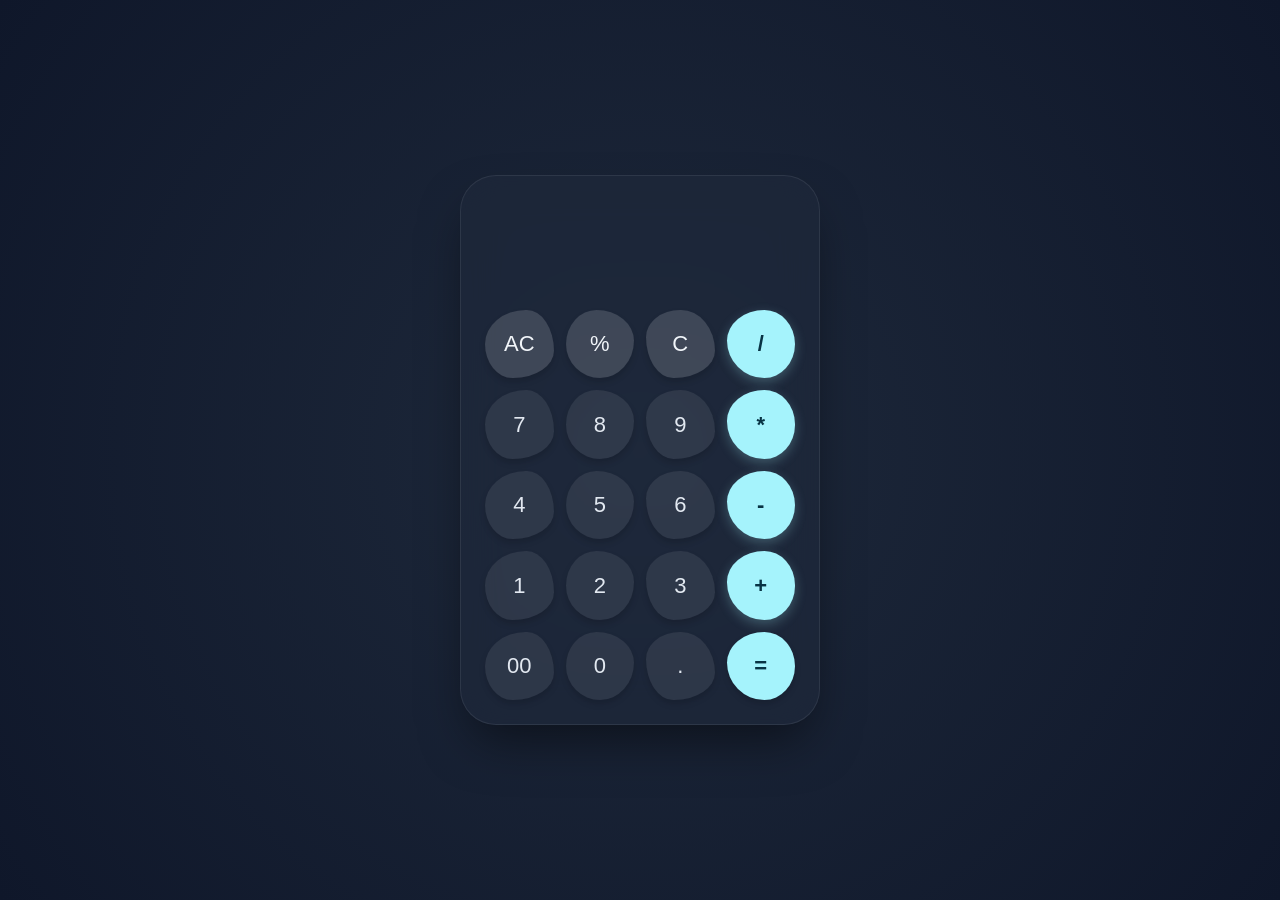
<file: codealpha_calculator/calculator.html>
<!DOCTYPE html>
<html lang="en">

<head>
    <meta charset="UTF-8">
    <meta name="viewport" content="width=device-width, initial-scale=1.0">
    <title>Calculator</title>
    <link rel="preconnect" href="https://fonts.googleapis.com">
    <link rel="preconnect" href="https://fonts.gstatic.com" crossorigin>
    <link href="https://fonts.googleapis.com/css2?family=Outfit:wght@300;400;500;600;700&display=swap" rel="stylesheet">
    <style>
        * {
            box-sizing: border-box;
            margin: 0;
            padding: 0;
        }

        body {
            align-items: center;
            display: flex;
            justify-content: center;
            min-height: 100vh;
            background: radial-gradient(circle at center, #1e293b 0%, #0f172a 100%);
            font-family: 'Outfit', -apple-system, BlinkMacSystemFont, "Segoe UI", Roboto, Helvetica, Arial, sans-serif;
        }

        .calculator {
            width: 92%;
            max-width: 360px;
            background: rgba(30, 41, 59, 0.7);
            backdrop-filter: blur(20px);
            -webkit-backdrop-filter: blur(20px);
            border: 1px solid rgba(255, 255, 255, 0.08);
            border-radius: 36px;
            padding: 24px;
            box-shadow: 0px 25px 50px -12px rgba(0, 0, 0, 0.5);
        }

        /* INPUT SCREEN */
        input {
            width: 100%;
            height: 90px;
            background-color: transparent;
            border: none;
            font-size: 46px;
            font-weight: 300;
            color: #f1f5f9;
            text-align: right;
            padding: 10px;
            margin-bottom: 20px;
            outline: none;
            pointer-events: none;
            font-family: 'Outfit', sans-serif;
            letter-spacing: -1px;
        }

        .button {
            display: grid;
            grid-template-columns: repeat(4, 1fr);
            gap: 12px;
            width: 100%;
        }

        button {
            width: 100%;
            aspect-ratio: 1 / 1;
            background-color: rgba(255, 255, 255, 0.08);
            color: #e2e8f0;
            font-size: 22px;
            font-weight: 500;
            border: none;
            outline: none;
            display: flex;
            justify-content: center;
            align-items: center;
            cursor: pointer;
            transition: all 0.25s cubic-bezier(0.34, 1.56, 0.64, 1);
            box-shadow: 0 4px 6px rgba(0, 0, 0, 0.15);
        }

        /* Pebble shapes - using varying organic border radii */
        button:nth-child(4n+1) {
            border-radius: 60% 40% 60% 40% / 50% 60% 40% 50%;
        }

        button:nth-child(4n+2) {
            border-radius: 45% 55% 50% 50% / 50% 45% 55% 50%;
        }

        button:nth-child(4n+3) {
            border-radius: 50% 50% 60% 40% / 40% 60% 40% 60%;
        }

        button:nth-child(4n+4) {
            border-radius: 55% 45% 45% 55% / 45% 50% 50% 55%;
        }

        button:hover {
            transform: scale(1.08) rotate(2deg);
            background-color: rgba(255, 255, 255, 0.15);
            box-shadow: 0 8px 16px rgba(0, 0, 0, 0.25);
        }

        button:active {
            transform: scale(0.92) rotate(-1deg);
            background-color: rgba(255, 255, 255, 0.04);
        }

        /* Top row secondary buttons (AC, %, <-x) */
        button:nth-child(-n+3) {
            background-color: rgba(255, 255, 255, 0.15);
            color: #f1f5f9;
        }

        button:nth-child(-n+3):hover {
            background-color: rgba(255, 255, 255, 0.22);
        }

        button:nth-child(-n+3):active {
            background-color: rgba(255, 255, 255, 0.08);
        }

        /* Ice Blue operators (.sid) */
        .sid {
            background-color: #a5f3fc;
            color: #083344;
            font-weight: 600;
            box-shadow: 0 4px 12px rgba(165, 243, 252, 0.25);
        }

        .sid:hover {
            background-color: #67e8f9;
            box-shadow: 0 8px 20px rgba(165, 243, 252, 0.45);
        }

        .sid:active {
            background-color: #22d3ee;
            box-shadow: 0 2px 6px rgba(165, 243, 252, 0.15);
        }

        /* Equal Button override to prevent colored glow shadow */
        .sid.equal-btn {
            box-shadow: 0 4px 6px rgba(0, 0, 0, 0.15);
        }

        .sid.equal-btn:hover {
            box-shadow: 0 8px 16px rgba(0, 0, 0, 0.25);
        }

        .sid.equal-btn:active {
            box-shadow: 0 2px 4px rgba(0, 0, 0, 0.15);
        }

        @media (max-width: 400px) {
            button {
                font-size: 18px;
            }
        }
    </style>
</head>

<body>
    <div class="calculator">
        <input type="text" id="box" readonly>
        <div class="button">
            <button onclick="clear1()">AC</button>
            <button onclick="screen('%')">%</button>
            <button onclick="back()">C</button>
            <button class="sid" onclick="screen('/')">/</button>
            <button onclick="screen('7')">7</button>
            <button onclick="screen('8')">8</button>
            <button onclick="screen('9')">9</button>
            <button class="sid" onclick="screen('*')">*</button>
            <button onclick="screen('4')">4</button>
            <button onclick="screen('5')">5</button>
            <button onclick="screen('6')">6</button>
            <button class="sid" onclick="screen('-')">-</button>
            <button onclick="screen('1')">1</button>
            <button onclick="screen('2')">2</button>
            <button onclick="screen('3')">3</button>
            <button class="sid" onclick="screen('+')">+</button>
            <button onclick="screen('00')">00</button>
            <button onclick="screen('0')">0</button>
            <button onclick="screen('.')">.</button>
            <button class="sid equal-btn" onclick="scree()">=</button>
        </div>
    </div>
    <script>
        const box = document.getElementById("box");
        function screen(input) {
            box.value += input;
        }
        function scree() {
            try {
                box.value = eval(box.value);
            } catch (err) {
                box.value = "Error";
            }
        }
        function clear1() {
            box.value = "";
        }
        function back() {
            if (box.value == "Error") {
                box.value = "";
            } else {
                box.value = box.value.slice(0, -1);
            }
        }
    </script>

</body>

</html>
</file>
